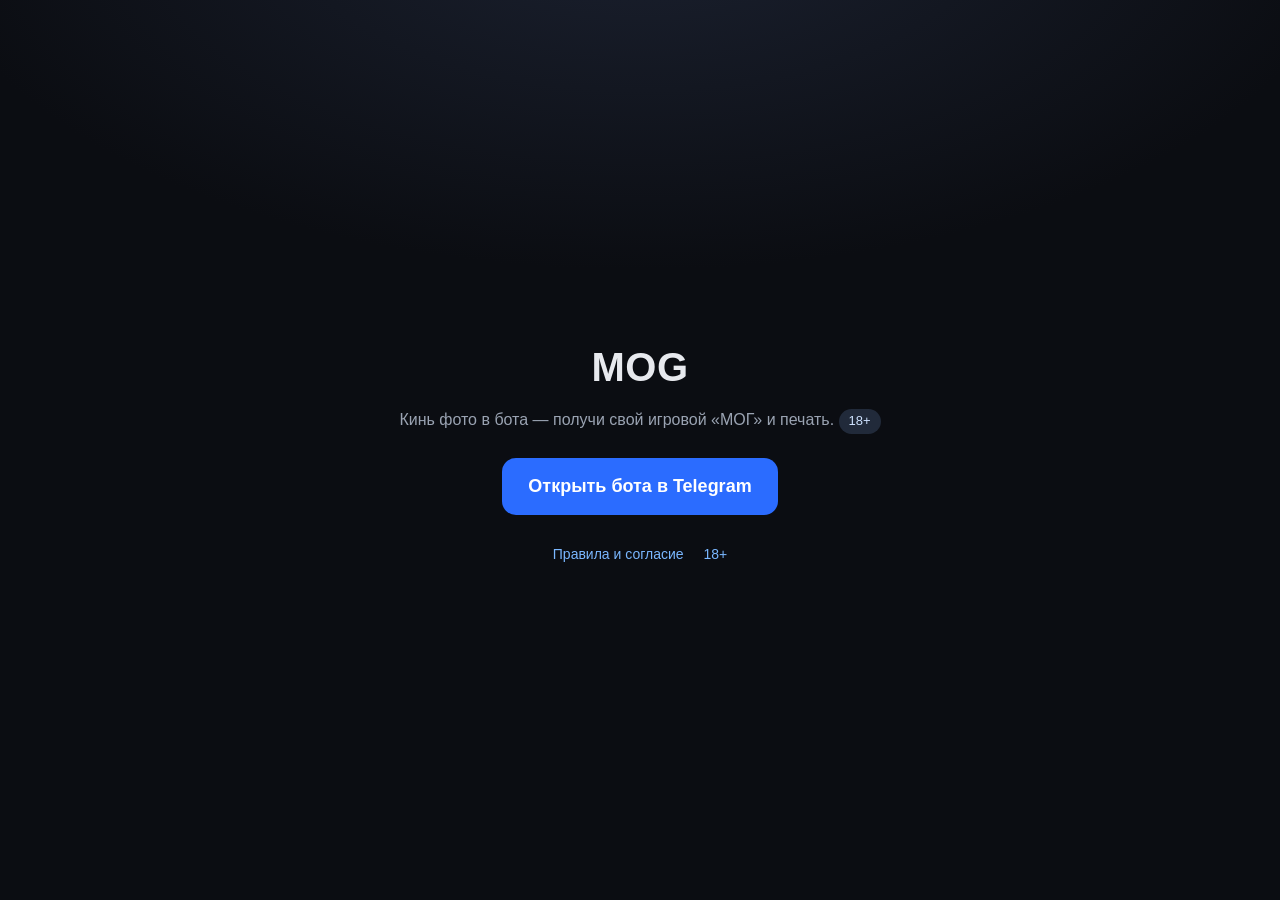
<file: netlify/public/index.html>
<!doctype html>
<html lang="ru">
<head>
<meta charset="utf-8">
<meta name="viewport" content="width=device-width, initial-scale=1">
<title>MOG — узнай свой МОГ (18+)</title>
<style>
  :root { color-scheme: dark; }
  * { box-sizing: border-box; }
  body { margin:0; min-height:100vh; display:flex; align-items:center; justify-content:center;
         background:radial-gradient(1200px 600px at 50% -10%, #1b2130, #0b0d12 60%);
         color:#e7e9ee; font:16px/1.6 -apple-system,Segoe UI,Roboto,Arial,sans-serif; padding:24px; }
  .wrap { max-width:560px; text-align:center; }
  h1 { font-size:40px; margin:0 0 8px; letter-spacing:.5px; }
  p { color:#9aa3b2; margin:8px 0 24px; }
  .btn { display:inline-block; background:#2b6cff; color:#fff; text-decoration:none;
          padding:14px 26px; border-radius:14px; font-weight:600; font-size:18px; }
  .btn:hover { background:#3d79ff; }
  .links { margin-top:28px; font-size:14px; }
  .links a { color:#7ab7ff; text-decoration:none; margin:0 8px; }
  .pill { display:inline-block; background:#212a3a; border-radius:999px; padding:2px 10px;
           font-size:13px; color:#cfe3ff; }
</style>
</head>
<body>
<div class="wrap">
  <h1>MOG</h1>
  <p>Кинь фото в бота — получи свой игровой «МОГ» и печать. <span class="pill">18+</span></p>
  <a class="btn" href="https://t.me/lookernice_bot">Открыть бота в Telegram</a>
  <div class="links">
    <a href="/legal/">Правила и согласие</a>
    <a href="/legal/#8">18+</a>
  </div>
</div>
</body>
</html>
</file>
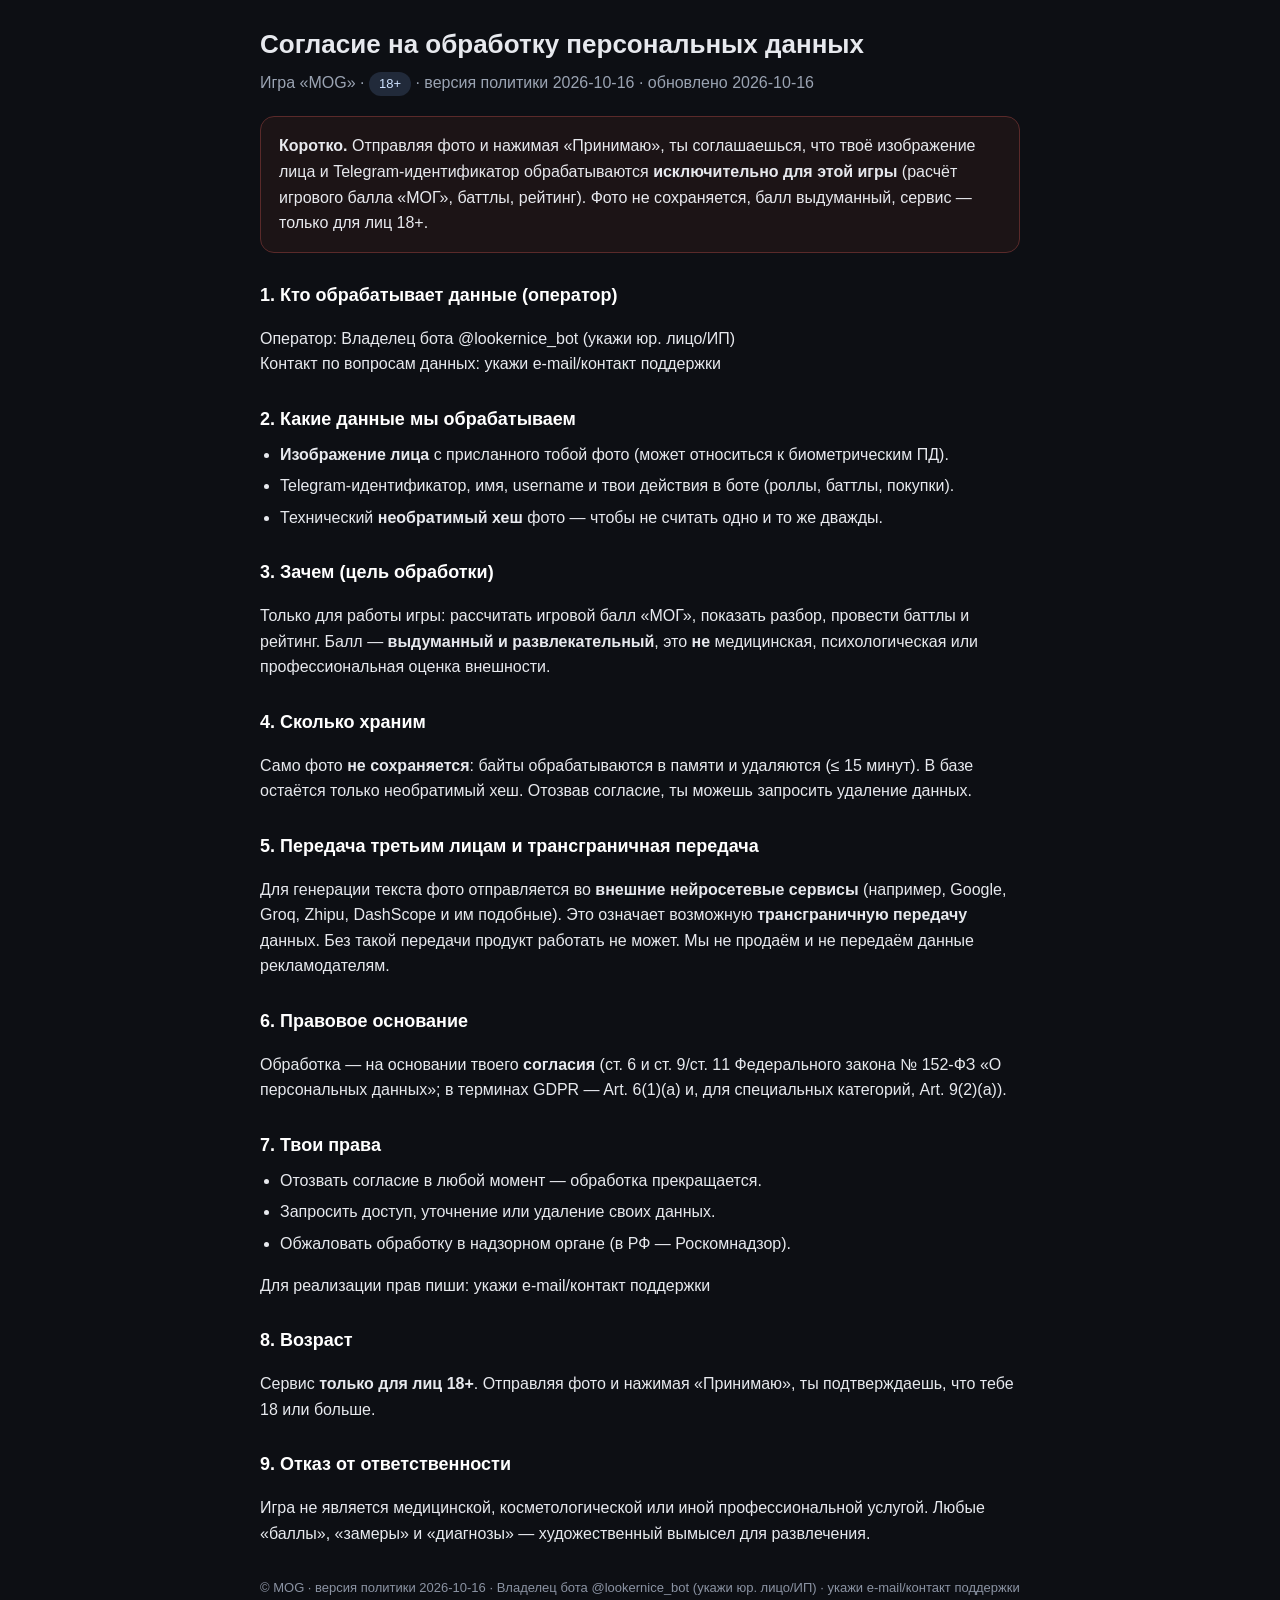
<file: netlify/public/legal/index.html>
<!doctype html>
<html lang="ru">
<head>
<meta charset="utf-8">
<meta name="viewport" content="width=device-width, initial-scale=1">
<title>MOG — согласие на обработку данных (18+)</title>
<style>
  :root { color-scheme: dark; }
  * { box-sizing: border-box; }
  body { margin:0; padding:24px 16px 64px; background:#0d0f14; color:#e7e9ee;
         font:16px/1.6 -apple-system,Segoe UI,Roboto,Arial,sans-serif; }
  main { max-width:760px; margin:0 auto; }
  h1 { font-size:26px; margin:0 0 4px; }
  h2 { font-size:18px; margin:28px 0 8px; color:#fff; }
  .sub { color:#9aa3b2; margin:0 0 20px; }
  .card { background:#141821; border:1px solid #232a38; border-radius:14px;
           padding:16px 18px; margin:16px 0; }
  .warn { border-color:#5a2a2a; background:#1c1416; }
  ul { margin:8px 0 0; padding-left:20px; }
  li { margin:6px 0; }
  code { background:#0a0c10; padding:1px 6px; border-radius:6px; color:#cfe3ff; }
  a { color:#7ab7ff; }
  .pill { display:inline-block; background:#212a3a; border-radius:999px;
           padding:2px 10px; font-size:13px; color:#cfe3ff; }
  footer { color:#8b93a3; font-size:13px; margin-top:32px; }
</style>
</head>
<body>
<main>
  <h1>Согласие на обработку персональных данных</h1>
  <p class="sub">Игра «MOG» · <span class="pill">18+</span> · версия политики 2026-10-16 · обновлено 2026-10-16</p>

  <div class="card warn">
    <b>Коротко.</b> Отправляя фото и нажимая «Принимаю», ты соглашаешься, что твоё
    изображение лица и Telegram-идентификатор обрабатываются <b>исключительно для этой игры</b>
    (расчёт игрового балла «МОГ», баттлы, рейтинг). Фото не сохраняется, балл выдуманный,
    сервис — только для лиц 18+.
  </div>

  <h2>1. Кто обрабатывает данные (оператор)</h2>
  <p>Оператор: Владелец бота @lookernice_bot (укажи юр. лицо/ИП)<br>Контакт по вопросам данных: укажи e-mail/контакт поддержки</p>

  <h2>2. Какие данные мы обрабатываем</h2>
  <ul>
    <li><b>Изображение лица</b> с присланного тобой фото (может относиться к биометрическим ПД).</li>
    <li>Telegram-идентификатор, имя, username и твои действия в боте (роллы, баттлы, покупки).</li>
    <li>Технический <b>необратимый хеш</b> фото — чтобы не считать одно и то же дважды.</li>
  </ul>

  <h2>3. Зачем (цель обработки)</h2>
  <p>Только для работы игры: рассчитать игровой балл «МОГ», показать разбор, провести баттлы
  и рейтинг. Балл — <b>выдуманный и развлекательный</b>, это <b>не</b> медицинская,
  психологическая или профессиональная оценка внешности.</p>

  <h2>4. Сколько храним</h2>
  <p>Само фото <b>не сохраняется</b>: байты обрабатываются в памяти и удаляются (≤ 15 минут).
  В базе остаётся только необратимый хеш. Отозвав согласие, ты можешь запросить удаление данных.</p>

  <h2>5. Передача третьим лицам и трансграничная передача</h2>
  <p>Для генерации текста фото отправляется во <b>внешние нейросетевые сервисы</b>
  (например, Google, Groq, Zhipu, DashScope и им подобные). Это означает возможную
  <b>трансграничную передачу</b> данных. Без такой передачи продукт работать не может.
  Мы не продаём и не передаём данные рекламодателям.</p>

  <h2>6. Правовое основание</h2>
  <p>Обработка — на основании твоего <b>согласия</b> (ст. 6 и ст. 9/ст. 11 Федерального закона
  № 152-ФЗ «О персональных данных»; в терминах GDPR — Art. 6(1)(a) и, для специальных
  категорий, Art. 9(2)(a)).</p>

  <h2>7. Твои права</h2>
  <ul>
    <li>Отозвать согласие в любой момент — обработка прекращается.</li>
    <li>Запросить доступ, уточнение или удаление своих данных.</li>
    <li>Обжаловать обработку в надзорном органе (в РФ — Роскомнадзор).</li>
  </ul>
  <p>Для реализации прав пиши: укажи e-mail/контакт поддержки</p>

  <h2>8. Возраст</h2>
  <p>Сервис <b>только для лиц 18+</b>. Отправляя фото и нажимая «Принимаю», ты подтверждаешь,
  что тебе 18 или больше.</p>

  <h2>9. Отказ от ответственности</h2>
  <p>Игра не является медицинской, косметологической или иной профессиональной услугой.
  Любые «баллы», «замеры» и «диагнозы» — художественный вымысел для развлечения.</p>

  <footer>
    © MOG · версия политики 2026-10-16 · Владелец бота @lookernice_bot (укажи юр. лицо/ИП) · укажи e-mail/контакт поддержки
  </footer>
</main>
</body>
</html>
</file>
